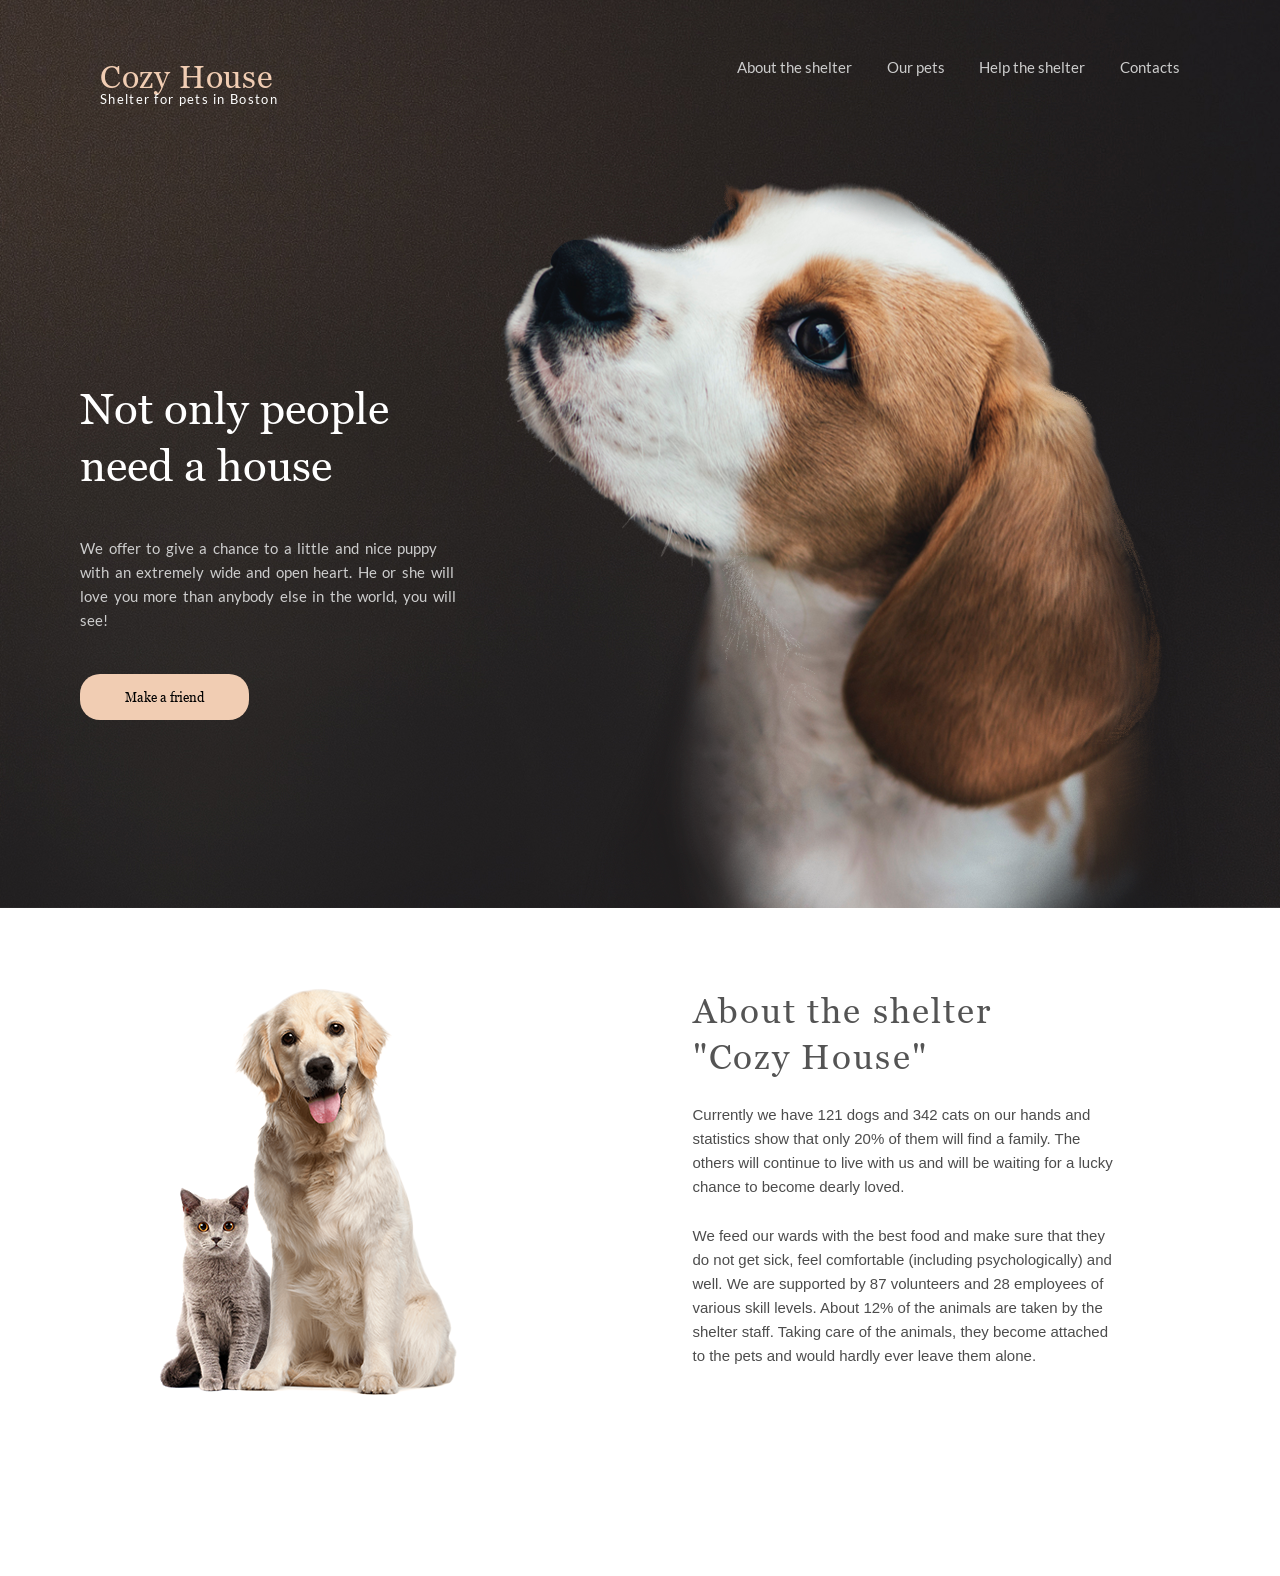
<file: shelter/pages/main/index.html>
<!DOCTYPE html>
<html lang="en">
    <head>
        <meta http-equiv="Content-Type" content="text/html; charset=utf-8"/>
        <meta name="viewport" content="width=device-width, initial -scale=1"/>
        <meta content="true" name="HandheldFriendly">
        <meta content="width" name="MobileOptimizer"/>
        <meta content="yes" name="apple-mobile-web-app-capable"/>
       <link rel="stylesheet"  href="style.css"/>
        <title>   </title>
<body>
        <main>
            
        <div class="block__1">
            <header class = 'header'>
                <div class="logo">
                    <div class="logo_small">Cozy House</div>
                    <div class="moto"> Shelter for pets in Boston</div>
                    
                </div>
                <div class = 'navigation'>
                    <div>About the shelter </div>
                    <div>Our pets </div>
                    <div>Help the shelter </div>
                    <div>Contacts </div>
                </div>
            </header>
            <div class="frame__1">
                <div class="content">
                    <div class="not-only"><p>Not only people need a house</p></div>
                    <div class="we-offer"><p>We offer to give a chance to a little and nice puppy with an extremely wide and open heart.
                     He or she will love you more than anybody else in the world, you will see!</p></div>
                    <button type="button" class="make-a-friend-button">Make a friend</button>
                </div>
                <div class="main_dog">
                   <img src="../../assets/images/start-screen-puppy.png">
                </div>
            </div>
        </div>
        <div class="about">
            <div class="about-pets-frame">
                <div class="about-pets"><img src="../../assets/images/about-pets.png"></div>
                <div>
                    <div class="about-pets-heading"><p>About the shelter "Cozy House"</p></div>
                    <div class="about-pets-text"><p>Currently we have 121 dogs and 342 cats on our hands and statistics
                         show that only 20% of them will find a family. The others will
                          continue to live with us and will be waiting for a lucky chance to become dearly loved.</p>
                    </div>
                    <div class="about-pets-text"><p>We feed our wards with the best food and make sure that they do not get sick,
                         feel comfortable (including psychologically) and well. We are supported
                         by 87 volunteers and 28 employees of various skill levels. About
                         12% of the animals are taken by the shelter staff. Taking care of the animals,
                         they become attached to the pets and would hardly ever leave them alone.</p></div>
                </div> 
            </div>
        </div>
        <div></div>
        <div></div>
        <div></div>
    </main>
    <footer></footer>
</body>
</html>
</file>
<file: shelter/pages/main/style.css>
*{
    padding: 0;
    margin: 0;
    border: 0;
}
*,*:before, *:after{
 -moz-box-sizing: border-box;
 -webkit-box-sizing: border-box;
 box-sizing: border-box;
}
:focus,:active{outline:none;}
a:focus, a:active{outline:none;}

nav,footer,header,aside{display: block;}

html, body{
    height: 100%;
    width:100%;
    font-size:100%;
    line-height:1;
    font-size: 14px;
    -ms-text-size-adjust: 100%;
    -moz-text-size-adjust: 100%;
    -webkit-text-size-adjust: 100%;
}
input, button, textarea{font-family: inherit;}

input:-ms-clear{display: none;}
button {cursor: pointer;}
button::-moz-focus-inner{padding:0;border:0;}
a,a:visited{text-decoration:none;}
a:hover{text-decoration: none;}
ul li{list-style: none;}
img{vertical-align: top;}

h1,h2,h33,h4,h5,h6{font-size:inherit;font-weight: 400;}

/*...............................*/
@font-face {
    font-family: Georgian;
    src: url(../../assets/fonts/georgia.ttf);
}
@font-face {
    font-family: Aerial;
    src: url(../../assets/fonts/Lato-Regular.ttf);
}
body{
    font-family: Georgian;
}
.header{
    display: flex;
        justify-content: space-between;
        width: 1200px;
        height: 60px;
        margin:auto;
        padding:60px;
}
.block__1{
    background-image: url('../../assets/images/start-screen-background.jpg')/*, radial-gradient (100% 215.42% at 0% 0%, #5b483a 0%, #262425 100%), linear-gradient(0deg, #211f20, #211f20)*/;
    width: 1280px;
    height: 908px;
    
    
}
.logo{
    width: 184px;
    height:60px;
    display:flex;
    flex-direction: column;
}
.logo_small{
    color: #F1CDB3;
    font-size: 32px;
    letter-spacing: 0.05vw;
}
.moto{
    color: #FFFFFF;
    font-size: 13px;
    font-family: Aerial;
    letter-spacing: 0.1vw;
    line-height: 15px;
    letter-spacing: 0.1em;

}
.navigation{
    display: flex;
    justify-content: space-between;
    width: 443px;
    height: 27px;
    color:#CDCDCD;
    font-family: Aerial;
    font-size: 15px;
}
.navigation:hover{
    display: flex;
    justify-content: space-between;
    width: 443px;
    height: 27px;
    color:#CDCDCD;
    font-family: Aerial;
    font-size: 15px;
    text-decoration: underline;
    text-decoration-color: #FDDCC4 ; 
}
.frame__1{
    display: flex;
    justify-content:flex-start;
    position: absolute;
    width: 1200px;
    height: 728px;
    left: 40px;
    top: 180px;
    }
.content{
    padding: 180px 40px 0px 40px ; 
    width: 460px;
    height: 322px;
    padding-top: 200px;
}
.not-only{
    width:310px;
    height: 114px;
    color: #ffffff;
    font-size: 44px;
    line-height: 130%;
    margin-bottom: 42px;
}
.we-offer{
    font-family: Aerial;
    font-size: 15px;
    color: #CDCDCD;
    word-spacing: 0.2vw;
    line-height: 160%;
}
.make-a-friend-button{
    background-color: #F1CDB3;
    border-radius: 20px;
    padding: 15px 45px 15px 45px;
    margin-top: 42px;
}
.main_dog{
    /* position: absolute; */
width: 698px;
height: 728px;
left: calc(50% - 698px/2 + 212px);
bottom: 0px;
}
.about{
    height: 588px;
}
.about-pets-frame{
    margin: 80px 40px 100px 40px;
    display: flex;
    justify-content: space-around;
}
.about-pets{
    width: 300px;
    height: 408px;
    
}
.about-pets-heading{
    font-family: Georgian;
    font-size: 35px;
    color: #545454;
    width: 370px;
    height: 90px;
    line-height: 130%;
    letter-spacing: 0.06em;
}
.about-pets-text{
    font-family: 'Arial';
    font-style: normal;
    font-weight: 400;
    font-size: 15px;
    line-height: 160%;
    width: 430px;
    padding-top: 25px;
    color: #4C4C4C;
}
</file>
